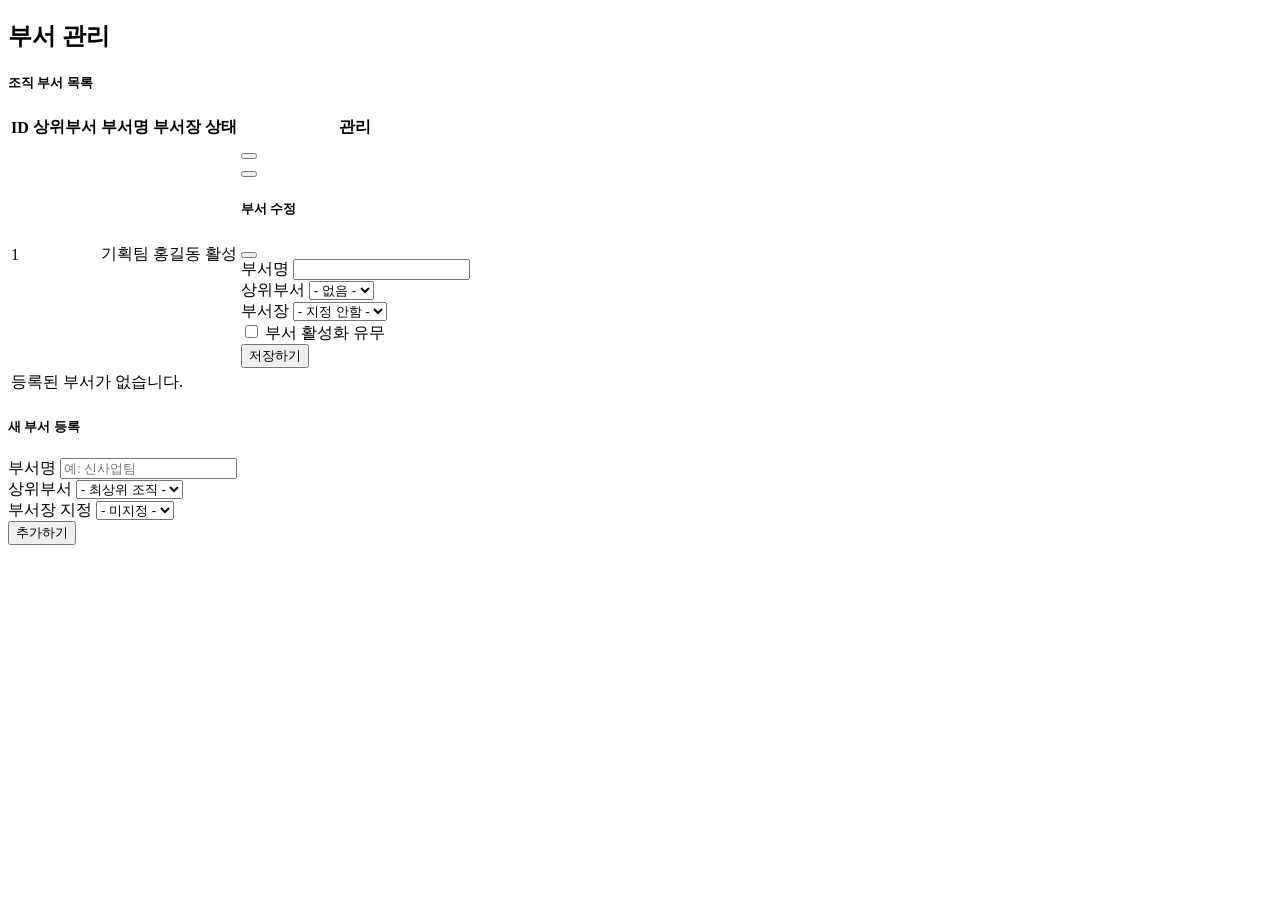
<file: src/main/resources/templates/admin/departments.html>
<!DOCTYPE html>
<html lang="ko" xmlns:th="http://www.thymeleaf.org">
<head>
    <th:block th:replace="~{layout/base :: head('부서 관리 - 사원 평가 시스템')}"></th:block>
</head>
<body class="bg-light">
    
    <div class="d-flex wrapper">
        <th:block th:replace="~{fragments/sidebar :: sidebar}"></th:block>

        <div class="main-content flex-grow-1">
            <th:block th:replace="~{fragments/header :: header}"></th:block>
            
            <main class="content-area p-4">
                <div class="d-flex justify-content-between align-items-center mb-4">
                    <h2 class="fw-bold mb-0">부서 관리</h2>
                </div>

                <div class="row g-4">
                    <!-- Dept List -->
                    <div class="col-md-9">
                        <div class="card p-4 shadow-sm border-0">
                            <h5 class="fw-bold mb-3"><i class="bi bi-list-ul me-2"></i>조직 부서 목록</h5>
                            <div class="table-responsive">
                                <table class="table table-hover align-middle">
                                    <thead class="table-light">
                                        <tr>
                                            <th>ID</th>
                                            <th>상위부서</th>
                                            <th>부서명</th>
                                            <th>부서장</th>
                                            <th>상태</th>
                                            <th class="text-end">관리</th>
                                        </tr>
                                    </thead>
                                    <tbody>
                                        <tr th:each="dept : ${departments}">
                                            <td th:text="${dept.id}">1</td>
                                            <td class="text-muted" th:text="${dept.parentName}"></td>
                                            <td class="fw-bold text-dark" th:text="${dept.name}">기획팀</td>
                                            <td th:text="${dept.headName}">홍길동</td>
                                            <td>
                                                <span class="badge rounded-pill" th:classappend="${dept.isActive} ? 'bg-success' : 'bg-secondary'" th:text="${dept.isActive} ? '활성' : '비활성'">활성</span>
                                            </td>
                                            <td class="text-end">
                                                <button type="button" class="btn btn-sm btn-outline-primary shadow-sm" data-bs-toggle="modal" th:data-bs-target="'#editDeptModal' + ${dept.id}"><i class="bi bi-pencil"></i></button>
                                                <form th:action="@{/admin/departments/delete}" method="post" class="d-inline">
                                                    <input type="hidden" name="id" th:value="${dept.id}"/>
                                                    <button class="btn btn-sm btn-outline-danger shadow-sm"><i class="bi bi-trash"></i></button>
                                                </form>

                                                <!-- Edit Modal -->
                                                <div class="modal fade text-start" th:id="'editDeptModal' + ${dept.id}" tabindex="-1" aria-hidden="true">
                                                    <div class="modal-dialog">
                                                        <div class="modal-content border-0 shadow">
                                                            <div class="modal-header border-0 pb-0">
                                                                <h5 class="modal-title fw-bold">부서 수정</h5>
                                                                <button type="button" class="btn-close" data-bs-dismiss="modal" aria-label="Close"></button>
                                                            </div>
                                                            <form th:action="@{/admin/departments/update}" method="post">
                                                                <div class="modal-body">
                                                                    <input type="hidden" name="id" th:value="${dept.id}">
                                                                    <div class="mb-3">
                                                                        <label class="form-label text-muted fw-semibold">부서명</label>
                                                                        <input type="text" name="name" class="form-control" th:value="${dept.name}" required>
                                                                    </div>
                                                                    <div class="mb-3">
                                                                        <label class="form-label text-muted fw-semibold">상위부서</label>
                                                                        <select name="parentId" class="form-select">
                                                                            <option value="">- 없음 -</option>
                                                                            <option th:each="pDept : ${departments}" th:if="${pDept.id != dept.id}" th:value="${pDept.id}" th:text="${pDept.name}" th:selected="${dept.parentId == pDept.id}"></option>
                                                                        </select>
                                                                    </div>
                                                                    <div class="mb-3">
                                                                        <label class="form-label text-muted fw-semibold">부서장</label>
                                                                        <select name="headId" class="form-select">
                                                                            <option value="">- 지정 안함 -</option>
                                                                            <option th:each="emp : ${employees}" th:value="${emp.id}" th:text="|${emp.name} (${emp.position})|" th:selected="${dept.headId == emp.id}"></option>
                                                                        </select>
                                                                    </div>
                                                                    <div class="form-check form-switch mb-3">
                                                                        <input class="form-check-input" type="checkbox" name="isActive" value="true" th:id="'flexSwitch' + ${dept.id}" th:checked="${dept.isActive}">
                                                                        <label class="form-check-label" th:for="'flexSwitch' + ${dept.id}">부서 활성화 유무</label>
                                                                    </div>
                                                                </div>
                                                                <div class="modal-footer border-0 p-3 pt-0">
                                                                    <button type="submit" class="btn btn-primary w-100 shadow-sm fw-bold">저장하기</button>
                                                                </div>
                                                            </form>
                                                        </div>
                                                    </div>
                                                </div>

                                            </td>
                                        </tr>
                                        <tr th:if="${#lists.isEmpty(departments)}">
                                            <td colspan="6" class="text-center text-muted py-4">등록된 부서가 없습니다.</td>
                                        </tr>
                                    </tbody>
                                </table>
                            </div>
                        </div>
                    </div>

                    <!-- Add Dept -->
                    <div class="col-md-3">
                        <div class="card p-4 shadow-sm border-0 border-top border-primary border-4 sticky-top" style="top: 2rem;">
                            <h5 class="fw-bold mb-3"><i class="bi bi-plus-circle me-2"></i>새 부서 등록</h5>
                            <form th:action="@{/admin/departments/add}" method="post">
                                <div class="mb-3">
                                    <label class="form-label text-muted fw-semibold mb-1">부서명</label>
                                    <input type="text" name="name" class="form-control form-control-sm" required placeholder="예: 신사업팀">
                                </div>
                                <div class="mb-3">
                                    <label class="form-label text-muted fw-semibold mb-1">상위부서</label>
                                    <select name="parentId" class="form-select form-select-sm">
                                        <option value="">- 최상위 조직 -</option>
                                        <option th:each="pDept : ${departments}" th:value="${pDept.id}" th:text="${pDept.name}"></option>
                                    </select>
                                </div>
                                <div class="mb-4">
                                    <label class="form-label text-muted fw-semibold mb-1">부서장 지정</label>
                                    <select name="headId" class="form-select form-select-sm">
                                        <option value="">- 미지정 -</option>
                                        <option th:each="emp : ${employees}" th:value="${emp.id}" th:text="|${emp.name} (${emp.position})|"></option>
                                    </select>
                                </div>
                                <button type="submit" class="btn btn-primary btn-sm w-100 shadow-sm fw-bold">추가하기</button>
                            </form>
                        </div>
                    </div>
                </div>
            </main>
        </div>
    </div>

    <th:block th:replace="~{layout/base :: scripts}"></th:block>
</body>
</html>
</file>
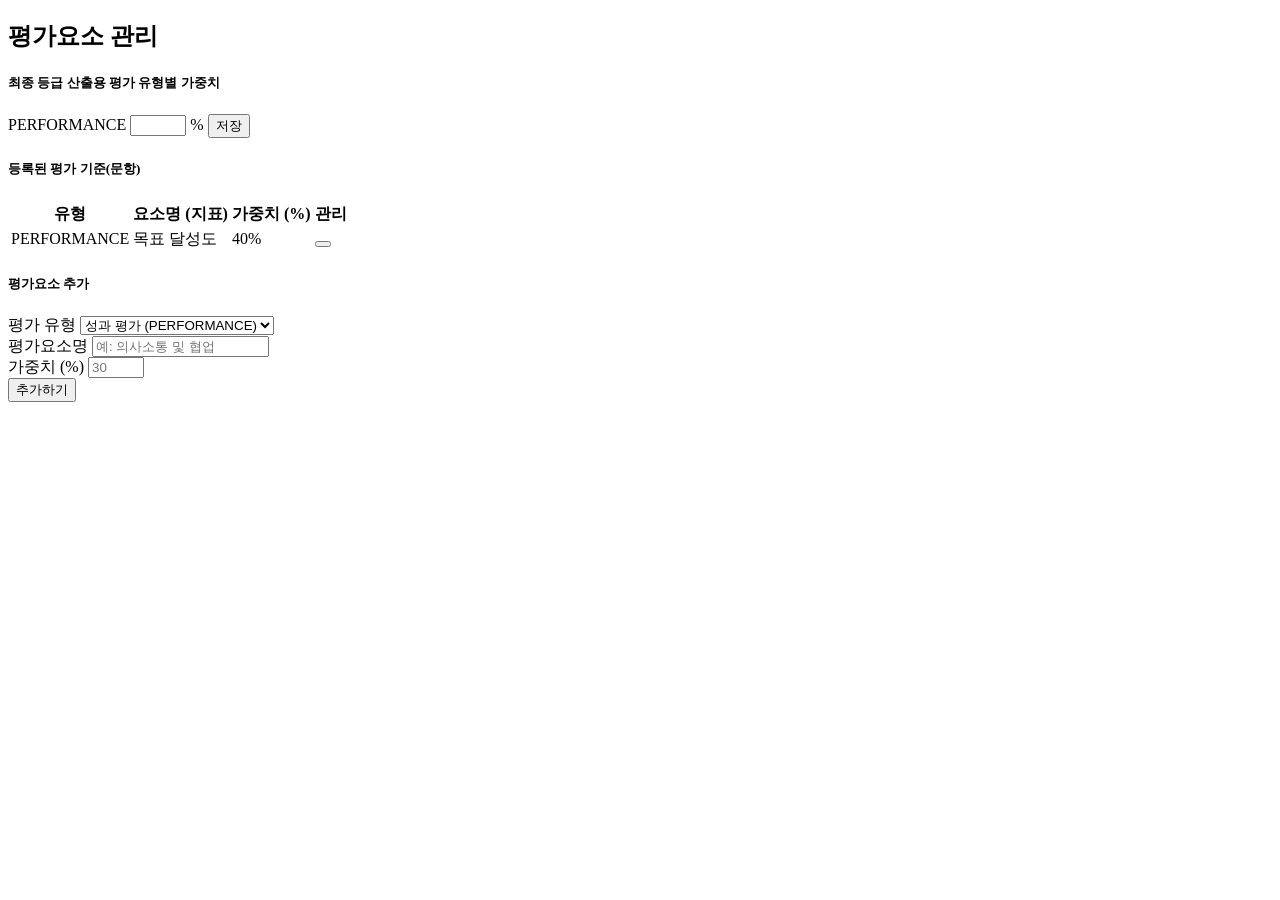
<file: src/main/resources/templates/admin/elements.html>
<!DOCTYPE html>
<html lang="ko" xmlns:th="http://www.thymeleaf.org">
<head>
    <th:block th:replace="~{layout/base :: head('평가요소 관리 - 사원 평가 시스템')}"></th:block>
</head>
<body class="bg-light">
    
    <div class="d-flex wrapper">
        <th:block th:replace="~{fragments/sidebar :: sidebar}"></th:block>

        <div class="main-content flex-grow-1">
            <th:block th:replace="~{fragments/header :: header}"></th:block>
            
            <main class="content-area p-4">
                <div class="d-flex justify-content-between align-items-center mb-4">
                    <h2 class="fw-bold mb-0">평가요소 관리</h2>
                </div>

                <div class="row g-4 mb-4">
                    <div class="col-12">
                        <div class="card p-4 shadow-sm border-0 border-top border-warning border-4">
                            <h5 class="fw-bold mb-3"><i class="bi bi-percent me-2"></i>최종 등급 산출용 평가 유형별 가중치</h5>
                            <div class="row g-3">
                                <div class="col-md-3" th:each="tw : ${weights}">
                                    <form th:action="@{/admin/elements/weight/update}" method="post" class="d-flex align-items-center">
                                        <input type="hidden" name="evalType" th:value="${tw.evalType}">
                                        <div class="input-group input-group-sm shadow-sm">
                                            <span class="input-group-text fw-bold text-dark" style="width: 120px;" th:text="${tw.evalType}">PERFORMANCE</span>
                                            <input type="number" name="weight" class="form-control text-center" th:value="${tw.weight}" min="0" max="100" required>
                                            <span class="input-group-text">%</span>
                                            <button class="btn btn-outline-primary fw-bold" type="submit">저장</button>
                                        </div>
                                    </form>
                                </div>
                            </div>
                        </div>
                    </div>
                </div>

                <div class="row g-4">
                    <!-- Elements List -->
                    <div class="col-md-8">
                        <div class="card p-4 shadow-sm border-0">
                            <h5 class="fw-bold mb-3"><i class="bi bi-list-check me-2"></i>등록된 평가 기준(문항)</h5>
                            <div class="table-responsive">
                                <table class="table table-hover align-middle">
                                    <thead class="table-light">
                                        <tr>
                                            <th>유형</th>
                                            <th>요소명 (지표)</th>
                                            <th>가중치 (%)</th>
                                            <th class="text-end">관리</th>
                                        </tr>
                                    </thead>
                                    <tbody>
                                        <tr th:each="el : ${elements}">
                                            <td>
                                                <span class="badge" th:classappend="${el.evalType == 'PERFORMANCE'} ? 'bg-primary' : (${el.evalType == 'COMPETENCY'} ? 'bg-success' : 'bg-warning')" th:text="${el.evalType}">PERFORMANCE</span>
                                            </td>
                                            <td class="fw-bold text-dark" th:text="${el.name}">목표 달성도</td>
                                            <td th:text="${el.weight + '%'}">40%</td>
                                            <td class="text-end">
                                                <form th:action="@{/admin/elements/delete}" method="post" class="d-inline">
                                                    <input type="hidden" name="id" th:value="${el.id}"/>
                                                    <button class="btn btn-sm btn-outline-danger shadow-sm"><i class="bi bi-trash"></i></button>
                                                </form>
                                            </td>
                                        </tr>
                                    </tbody>
                                </table>
                            </div>
                        </div>
                    </div>

                    <!-- Add Element -->
                    <div class="col-md-4">
                        <div class="card p-4 shadow-sm border-0 border-top border-primary border-4">
                            <h5 class="fw-bold mb-3"><i class="bi bi-plus-circle me-2"></i>평가요소 추가</h5>
                            <form th:action="@{/admin/elements/add}" method="post">
                                <div class="mb-3">
                                    <label class="form-label text-muted fw-semibold">평가 유형</label>
                                    <select name="evalType" class="form-select" required>
                                        <option value="PERFORMANCE">성과 평가 (PERFORMANCE)</option>
                                        <option value="COMPETENCY">역량 평가 (COMPETENCY)</option>
                                        <option value="PEER">다면 평가 (PEER)</option>
                                        <option value="INTERVIEW">면담 평가 (INTERVIEW)</option>
                                    </select>
                                </div>
                                <div class="mb-3">
                                    <label class="form-label text-muted fw-semibold">평가요소명</label>
                                    <input type="text" name="name" class="form-control" required placeholder="예: 의사소통 및 협업">
                                </div>
                                <div class="mb-3">
                                    <label class="form-label text-muted fw-semibold">가중치 (%)</label>
                                    <input type="number" name="weight" class="form-control" min="1" max="100" required placeholder="30">
                                </div>
                                <button type="submit" class="btn btn-primary w-100 shadow-sm fw-bold">추가하기</button>
                            </form>
                        </div>
                    </div>
                </div>
            </main>
        </div>
    </div>

    <th:block th:replace="~{layout/base :: scripts}"></th:block>
</body>
</html>
</file>
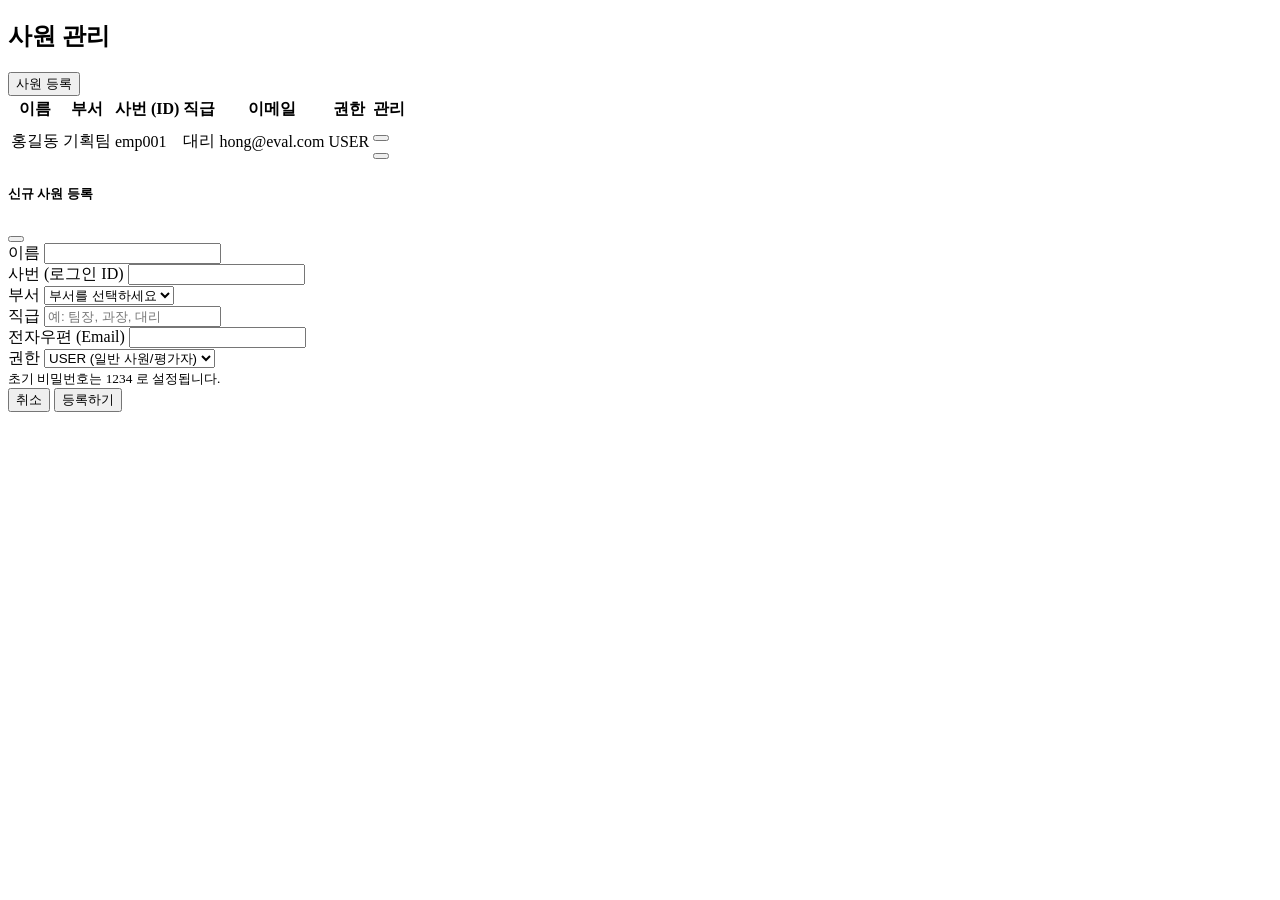
<file: src/main/resources/templates/admin/employees.html>
<!DOCTYPE html>
<html lang="ko" xmlns:th="http://www.thymeleaf.org">
<head>
    <th:block th:replace="~{layout/base :: head('사원 관리 - 사원 평가 시스템')}"></th:block>
</head>
<body class="bg-light">
    
    <div class="d-flex wrapper">
        <th:block th:replace="~{fragments/sidebar :: sidebar}"></th:block>

        <div class="main-content flex-grow-1">
            <th:block th:replace="~{fragments/header :: header}"></th:block>
            
            <main class="content-area p-4">
                <div class="d-flex justify-content-between align-items-center mb-4">
                    <h2 class="fw-bold mb-0">사원 관리</h2>
                    <button class="btn btn-primary rounded-pill shadow-sm px-4" data-bs-toggle="modal" data-bs-target="#addEmployeeModal"><i class="bi bi-person-plus me-1"></i> 사원 등록</button>
                </div>

                <div class="card p-0 shadow-sm border-0 overflow-hidden">
                    <div class="table-responsive">
                        <table class="table table-hover align-middle mb-0">
                            <thead class="table-light">
                                <tr>
                                    <th class="ps-4">이름</th>
                                    <th>부서</th>
                                    <th>사번 (ID)</th>
                                    <th>직급</th>
                                    <th>이메일</th>
                                    <th>권한</th>
                                    <th class="text-end pe-4">관리</th>
                                </tr>
                            </thead>
                            <tbody>
                                <tr th:each="emp : ${employees}">
                                    <td class="ps-4 fw-bold text-dark" th:text="${emp.name}">홍길동</td>
                                    <td><span class="badge bg-secondary" th:text="${emp.departmentName}">기획팀</span></td>
                                    <td th:text="${emp.loginId}">emp001</td>
                                    <td th:text="${emp.position}">대리</td>
                                    <td th:text="${emp.email}">hong@eval.com</td>
                                    <td>
                                        <span class="badge" th:classappend="${emp.role == 'ADMIN'} ? 'bg-danger' : 'bg-primary'" th:text="${emp.role}">USER</span>
                                    </td>
                                    <td class="text-end pe-4">
                                        <form th:action="@{/admin/employees/reset}" method="post" class="d-inline">
                                            <input type="hidden" name="id" th:value="${emp.id}"/>
                                            <button type="submit" class="btn btn-sm btn-outline-secondary shadow-sm me-1" title="비밀번호 초기화 및 잠금 해제"><i class="bi bi-unlock"></i></button>
                                        </form>
                                        <form th:action="@{/admin/employees/delete}" method="post" class="d-inline">
                                            <input type="hidden" name="id" th:value="${emp.id}"/>
                                            <button type="submit" class="btn btn-sm btn-outline-danger shadow-sm" title="사원 삭제" onclick="return confirm('사원을 삭제하시겠습니까?');"><i class="bi bi-trash"></i></button>
                                        </form>
                                    </td>
                                </tr>
                            </tbody>
                        </table>
                    </div>
                </div>
            </main>
        </div>
    </div>

    <!-- Add Employee Modal -->
    <div class="modal fade" id="addEmployeeModal" tabindex="-1">
        <div class="modal-dialog modal-dialog-centered">
            <div class="modal-content border-0 shadow">
                <div class="modal-header bg-light">
                    <h5 class="modal-title fw-bold">신규 사원 등록</h5>
                    <button type="button" class="btn-close" data-bs-dismiss="modal"></button>
                </div>
                <form th:action="@{/admin/employees/add}" method="post">
                    <div class="modal-body">
                        <div class="mb-3">
                            <label class="form-label text-muted fw-semibold">이름</label>
                            <input type="text" name="name" class="form-control" required>
                        </div>
                        <div class="mb-3">
                            <label class="form-label text-muted fw-semibold">사번 (로그인 ID)</label>
                            <input type="text" name="loginId" class="form-control" required>
                        </div>
                        <div class="mb-3">
                            <label class="form-label text-muted fw-semibold">부서</label>
                            <select name="departmentId" class="form-select" required>
                                <option value="">부서를 선택하세요</option>
                                <option th:each="dept : ${departments}" th:value="${dept.id}" th:text="${dept.name}"></option>
                            </select>
                        </div>
                        <div class="mb-3">
                            <label class="form-label text-muted fw-semibold">직급</label>
                            <input type="text" name="position" class="form-control" placeholder="예: 팀장, 과장, 대리" required>
                        </div>
                        <div class="mb-3">
                            <label class="form-label text-muted fw-semibold">전자우편 (Email)</label>
                            <input type="email" name="email" class="form-control" required>
                        </div>
                        <div class="mb-3">
                            <label class="form-label text-muted fw-semibold">권한</label>
                            <select name="role" class="form-select">
                                <option value="USER">USER (일반 사원/평가자)</option>
                                <option value="ADMIN">ADMIN (관리자)</option>
                            </select>
                        </div>
                        <small class="text-muted"><i class="bi bi-info-circle"></i> 초기 비밀번호는 1234 로 설정됩니다.</small>
                    </div>
                    <div class="modal-footer border-0">
                        <button type="button" class="btn btn-light" data-bs-dismiss="modal">취소</button>
                        <button type="submit" class="btn btn-primary fw-bold shadow-sm px-4">등록하기</button>
                    </div>
                </form>
            </div>
        </div>
    </div>

    <th:block th:replace="~{layout/base :: scripts}"></th:block>
</body>
</html>
</file>
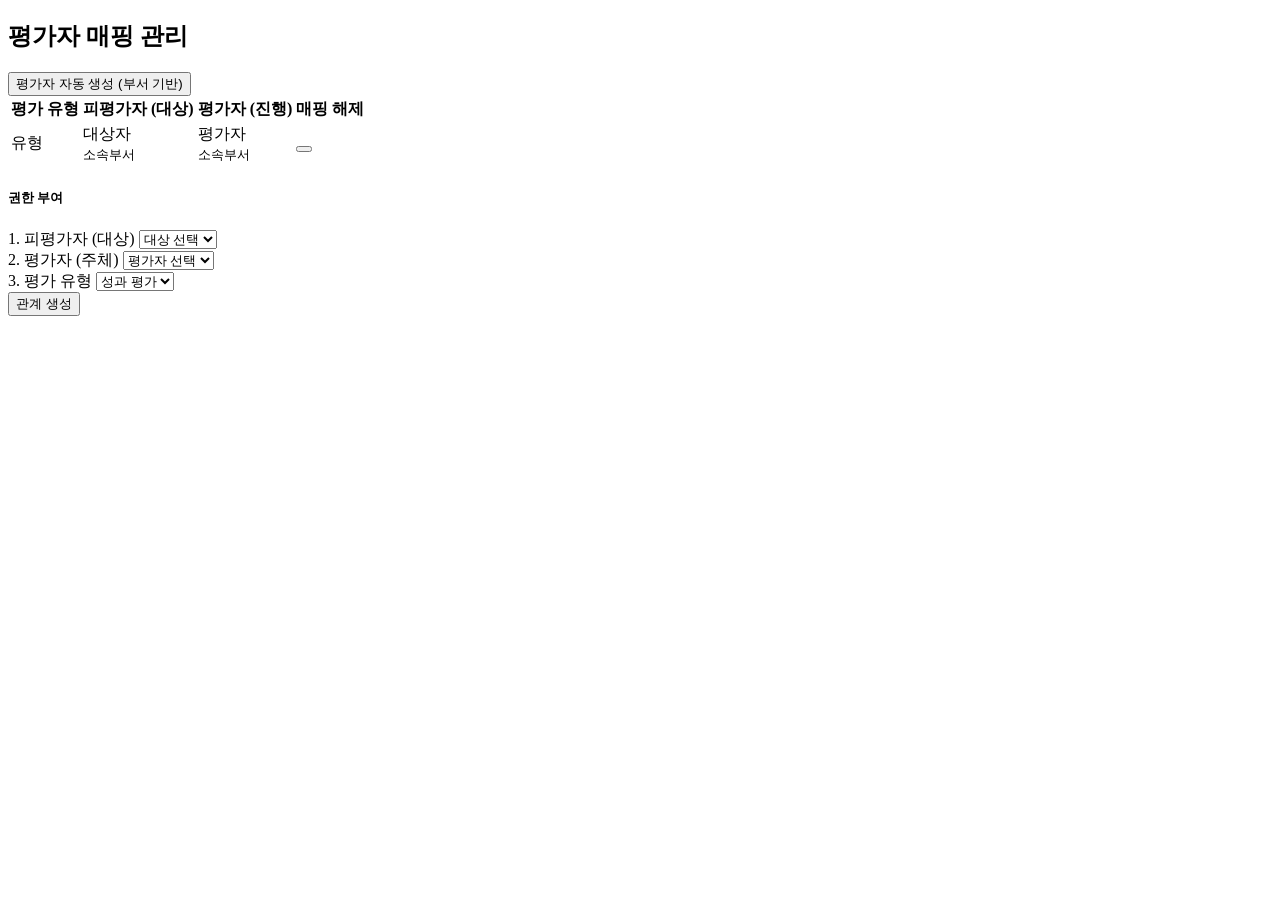
<file: src/main/resources/templates/admin/evaluators.html>
<!DOCTYPE html>
<html lang="ko" xmlns:th="http://www.thymeleaf.org">
<head>
    <th:block th:replace="~{layout/base :: head('평가자 매핑 - 사원 평가 시스템')}"></th:block>
</head>
<body class="bg-light">
    
    <div class="d-flex wrapper">
        <th:block th:replace="~{fragments/sidebar :: sidebar}"></th:block>

        <div class="main-content flex-grow-1">
            <th:block th:replace="~{fragments/header :: header}"></th:block>
            
            <main class="content-area p-4">
                <div class="d-flex justify-content-between align-items-center mb-4">
                    <h2 class="fw-bold mb-0">평가자 매핑 관리</h2>
                    <form th:action="@{/admin/evaluators/auto-generate}" method="post">
                        <button type="submit" class="btn btn-warning shadow-sm fw-bold">
                            평가자 자동 생성 (부서 기반)
                        </button>
                    </form>
                </div>

                <div class="row g-4">
                    <!-- Mapping List -->
                    <div class="col-md-9">
                        <div class="card p-0 shadow-sm border-0 overflow-hidden">
                            <div class="table-responsive">
                                <table class="table table-hover align-middle mb-0">
                                    <thead class="table-light">
                                        <tr>
                                            <th class="ps-4">평가 유형</th>
                                            <th>피평가자 (대상)</th>
                                            <th>평가자 (진행)</th>
                                            <th class="text-end pe-4">매핑 해제</th>
                                        </tr>
                                    </thead>
                                    <tbody>
                                        <tr th:each="m : ${mappings}">
                                            <td class="ps-4">
                                                <span class="badge bg-secondary" th:text="${m.evalType}">유형</span>
                                            </td>
                                            <td>
                                                <div class="fw-bold" th:text="${m.evaluateeName}">대상자</div>
                                                <small class="text-muted" th:text="${m.evaluateeDeptName}">소속부서</small>
                                            </td>
                                            <td>
                                                <div class="fw-bold text-primary" th:text="${m.evaluatorName}">평가자</div>
                                                <small class="text-muted" th:text="${m.evaluatorDeptName}">소속부서</small>
                                            </td>
                                            <td class="text-end pe-4">
                                                <form th:action="@{/admin/evaluators/delete}" method="post" class="d-inline">
                                                    <input type="hidden" name="id" th:value="${m.id}"/>
                                                    <button class="btn btn-sm btn-outline-danger shadow-sm"><i class="bi bi-person-x"></i></button>
                                                </form>
                                            </td>
                                        </tr>
                                    </tbody>
                                </table>
                            </div>
                        </div>
                    </div>

                    <!-- Add Mapping -->
                    <div class="col-md-3">
                        <div class="card p-4 shadow-sm border-0 border-top border-primary border-4">
                            <h5 class="fw-bold mb-4"><i class="bi bi-link-45deg me-2"></i>권한 부여</h5>
                            <form th:action="@{/admin/evaluators/add}" method="post">
                                <div class="mb-3">
                                    <label class="form-label text-muted fw-semibold">1. 피평가자 (대상)</label>
                                    <select name="evaluateeId" class="form-select" required>
                                        <option value="">대상 선택</option>
                                        <option th:each="emp : ${employees}" th:value="${emp.id}" th:text="|${emp.name} (${emp.departmentName})|"></option>
                                    </select>
                                </div>
                                <div class="mb-3">
                                    <label class="form-label text-muted fw-semibold">2. 평가자 (주체)</label>
                                    <select name="evaluatorId" class="form-select" required>
                                        <option value="">평가자 선택</option>
                                        <option th:each="emp : ${employees}" th:value="${emp.id}" th:text="|${emp.name} (${emp.departmentName})|"></option>
                                    </select>
                                </div>
                                <div class="mb-4">
                                    <label class="form-label text-muted fw-semibold">3. 평가 유형</label>
                                    <select name="evalType" class="form-select" required>
                                        <option value="PERFORMANCE">성과 평가</option>
                                        <option value="COMPETENCY">역량 평가</option>
                                        <option value="PEER">다면 평가</option>
                                        <option value="INTERVIEW">면담 평가</option>
                                    </select>
                                </div>
                                <button type="submit" class="btn btn-primary w-100 shadow-sm fw-bold">관계 생성</button>
                            </form>
                        </div>
                    </div>
                </div>
            </main>
        </div>
    </div>

    <th:block th:replace="~{layout/base :: scripts}"></th:block>
</body>
</html>
</file>
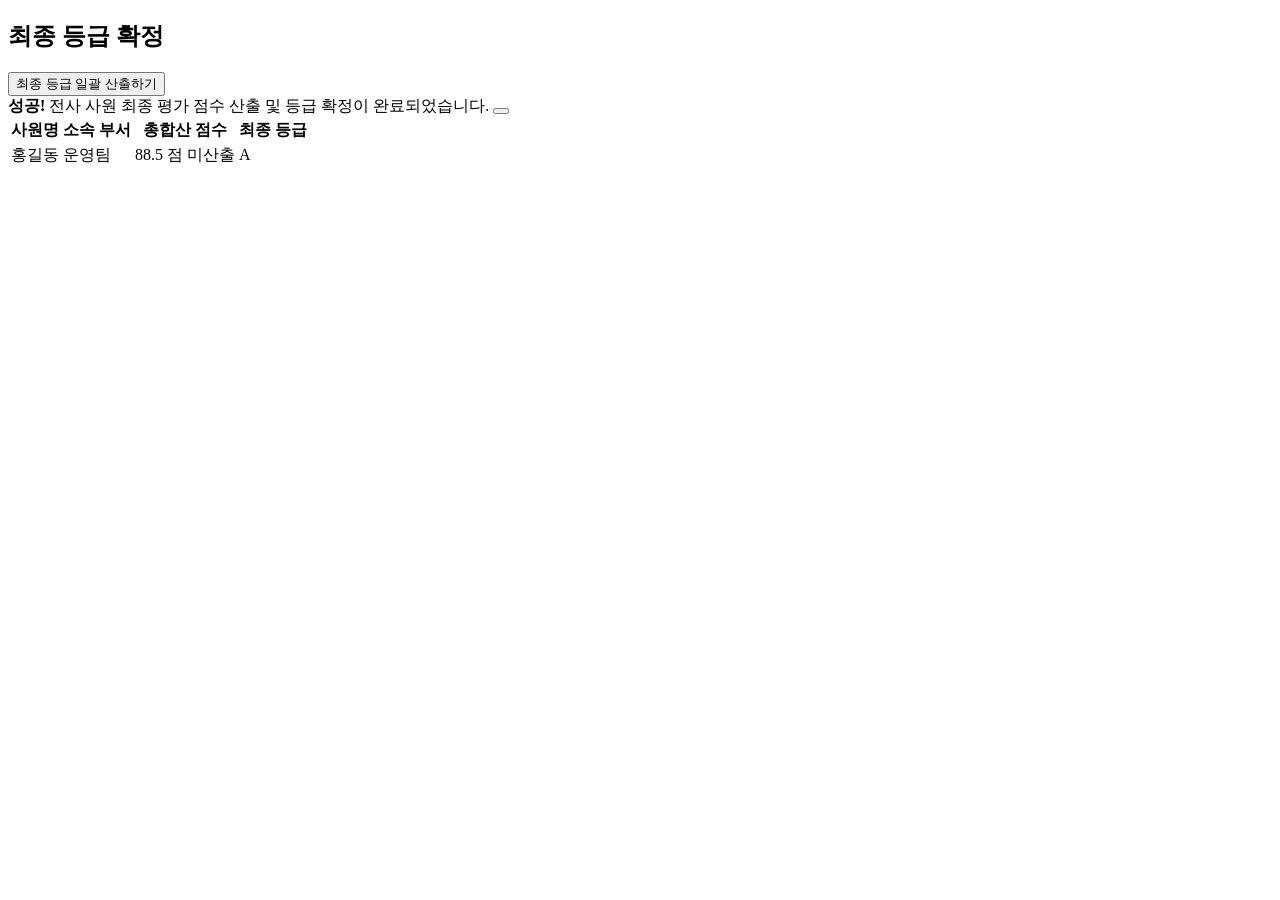
<file: src/main/resources/templates/admin/grades.html>
<!DOCTYPE html>
<html lang="ko" xmlns:th="http://www.thymeleaf.org">
<head>
    <th:block th:replace="~{layout/base :: head('최종 등급 확정 - 사원 평가 시스템')}"></th:block>
</head>
<body class="bg-light">
    
    <div class="d-flex wrapper">
        <th:block th:replace="~{fragments/sidebar :: sidebar}"></th:block>

        <div class="main-content flex-grow-1">
            <th:block th:replace="~{fragments/header :: header}"></th:block>
            
            <main class="content-area p-4">
                <div class="d-flex justify-content-between align-items-center mb-4">
                    <h2 class="fw-bold mb-0">최종 등급 확정</h2>
                    <form th:action="@{/admin/grades/calculate}" method="post">
                        <button type="submit" class="btn btn-primary rounded-pill px-4 shadow-sm">
                            <i class="bi bi-calculator me-2"></i>최종 등급 일괄 산출하기
                        </button>
                    </form>
                </div>

                <div th:if="${param.success}" class="alert alert-success alert-dismissible fade show shadow-sm" role="alert">
                    <strong>성공!</strong> 전사 사원 최종 평가 점수 산출 및 등급 확정이 완료되었습니다.
                    <button type="button" class="btn-close" data-bs-dismiss="alert" aria-label="Close"></button>
                </div>

                <div class="card p-0 shadow-sm border-0 bg-white">
                    <div class="table-responsive">
                        <table class="table table-hover align-middle mb-0">
                            <thead class="table-light">
                                <tr>
                                    <th class="ps-4">사원명</th>
                                    <th>소속 부서</th>
                                    <th>총합산 점수</th>
                                    <th class="pe-4 text-center">최종 등급</th>
                                </tr>
                            </thead>
                            <tbody>
                                <tr th:each="emp : ${employees}">
                                    <td class="ps-4 fw-bold text-dark" th:text="${emp.name}">홍길동</td>
                                    <td><span class="badge bg-secondary" th:text="${emp.departmentName}">운영팀</span></td>
                                    <td>
                                        <span class="fw-semibold text-primary" th:if="${emp.totalScore != null}" th:text="${emp.totalScore} + ' 점'">88.5 점</span>
                                        <span class="text-muted" th:if="${emp.totalScore == null}">미산출</span>
                                    </td>
                                    <td class="pe-4 text-center">
                                        <span class="badge rounded-pill fs-6" 
                                              th:classappend="${emp.finalGrade == 'S' ? 'bg-success' : (emp.finalGrade == 'A' ? 'bg-primary' : (emp.finalGrade == 'B' ? 'bg-info' : (emp.finalGrade == 'C' ? 'bg-warning' : (emp.finalGrade == 'D' ? 'bg-danger' : 'bg-light text-dark'))))}"
                                              th:text="${emp.finalGrade != null ? emp.finalGrade : '-'}">
                                            A
                                        </span>
                                    </td>
                                </tr>
                            </tbody>
                        </table>
                    </div>
                </div>
            </main>
        </div>
    </div>

    <th:block th:replace="~{layout/base :: scripts}"></th:block>
</body>
</html>
</file>
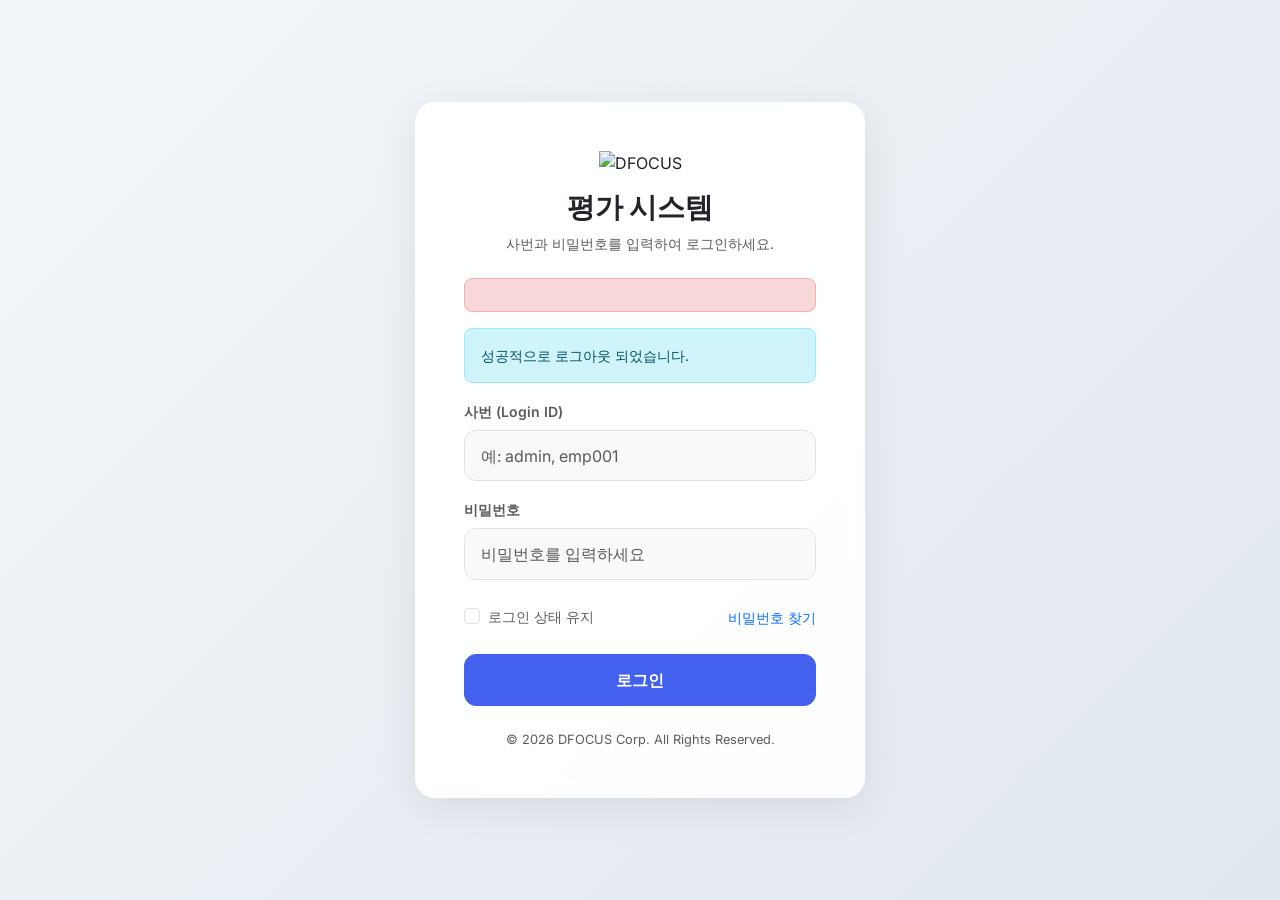
<file: src/main/resources/templates/auth/login.html>
<!DOCTYPE html>
<html lang="ko" xmlns:th="http://www.thymeleaf.org">
<head>
    <meta charset="UTF-8">
    <meta name="viewport" content="width=device-width, initial-scale=1.0">
    <title>로그인 - 사원 평가 시스템</title>
    <link href="https://fonts.googleapis.com/css2?family=Inter:wght@300;400;500;600;700&display=swap" rel="stylesheet">
    <link href="https://cdn.jsdelivr.net/npm/bootstrap@5.3.2/dist/css/bootstrap.min.css" rel="stylesheet">
    <link href="https://cdn.jsdelivr.net/npm/bootstrap-icons@1.11.1/font/bootstrap-icons.css" rel="stylesheet">
    <style>
        body {
            font-family: 'Inter', sans-serif;
            background: linear-gradient(135deg, #f3f6f9 0%, #e2e8f0 100%);
            height: 100vh;
            display: flex;
            align-items: center;
            justify-content: center;
        }
        .login-card {
            background: rgba(255, 255, 255, 0.95);
            backdrop-filter: blur(10px);
            border-radius: 20px;
            box-shadow: 0 10px 40px rgba(0,0,0,0.08);
            border: 1px solid rgba(255, 255, 255, 0.5);
            padding: 3rem;
            width: 100%;
            max-width: 450px;
        }
        .form-control {
            border-radius: 12px;
            padding: 0.8rem 1rem;
            background-color: #f8f9fa;
        }
        .form-control:focus {
            background-color: #fff;
            box-shadow: 0 0 0 0.25rem rgba(67, 97, 238, 0.15);
            border-color: #4361ee;
        }
        .btn-primary {
            background-color: #4361ee;
            border-color: #4361ee;
            border-radius: 12px;
            padding: 0.8rem;
            font-weight: 600;
            transition: all 0.2s;
        }
        .btn-primary:hover {
            transform: translateY(-2px);
            box-shadow: 0 5px 15px rgba(67, 97, 238, 0.3);
        }
    </style>
</head>
<body>

    <div class="login-card">
        <div class="text-center mb-4">
            <img th:src="@{/images/dfocus-logo.png}" alt="DFOCUS" style="height: 48px; object-fit: contain; margin-bottom: 0.5rem;">
            <h3 class="fw-bold mt-2">평가 시스템</h3>
            <p class="text-muted small">사번과 비밀번호를 입력하여 로그인하세요.</p>
        </div>

        <div th:if="${param.error}" class="alert alert-danger rounded-3 small text-center" th:text="${param.exception != null ? param.exception : '아이디 또는 비밀번호가 일치하지 않습니다.'}">
        </div>
        <div th:if="${param.logout}" class="alert alert-info rounded-3 small">
            성공적으로 로그아웃 되었습니다.
        </div>

        <form th:action="@{/login}" method="post">
            <div class="mb-3">
                <label class="form-label text-muted fw-semibold small">사번 (Login ID)</label>
                <input type="text" name="username" class="form-control" required placeholder="예: admin, emp001">
            </div>
            <div class="mb-4">
                <label class="form-label text-muted fw-semibold small">비밀번호</label>
                <input type="password" name="password" class="form-control" required placeholder="비밀번호를 입력하세요">
            </div>
            
            <div class="d-flex justify-content-between align-items-center mb-4">
                <div class="form-check">
                    <input class="form-check-input" type="checkbox" name="remember-me" id="rememberMe">
                    <label class="form-check-label text-muted small" for="rememberMe">
                        로그인 상태 유지
                    </label>
                </div>
                <a href="#" data-bs-toggle="modal" data-bs-target="#resetPasswordModal" class="text-decoration-none small text-primary fw-medium">비밀번호 찾기</a>
            </div>
            
            <button type="submit" class="btn btn-primary w-100">로그인</button>
        </form>

        <div class="text-center mt-4 text-muted" style="font-size: 0.8rem;">
            &copy; 2026 DFOCUS Corp. All Rights Reserved.
        </div>
    </div>

    <!-- Password Reset Modal -->
    <div class="modal fade" id="resetPasswordModal" tabindex="-1" aria-labelledby="resetPasswordModalLabel" aria-hidden="true">
      <div class="modal-dialog modal-dialog-centered">
        <div class="modal-content border-0 shadow-lg rounded-4">
          <div class="modal-header border-0 pb-0">
            <h5 class="modal-title fw-bold" id="resetPasswordModalLabel">비밀번호 찾기</h5>
            <button type="button" class="btn-close" data-bs-dismiss="modal" aria-label="Close"></button>
          </div>
          <div class="modal-body text-center py-4">
            <i class="bi bi-shield-lock text-primary mb-3" style="font-size: 3rem;"></i>
            <p class="mb-1 fw-medium text-dark">비밀번호가 기억나지 않으시나요?</p>
            <p class="text-muted small mb-0">비밀번호 초기화 및 계정 잠금 해제는<br>인사팀(<a href="mailto:admin@dfocus.com" class="text-decoration-none">admin@dfocus.com</a>)으로 문의 바랍니다.</p>
          </div>
          <div class="modal-footer border-0 pt-0 justify-content-center">
            <button type="button" class="btn btn-light rounded-3 px-4" data-bs-dismiss="modal">확인</button>
          </div>
        </div>
      </div>
    </div>

    <!-- Bootstrap Bundle with Popper -->
    <script src="https://cdn.jsdelivr.net/npm/bootstrap@5.3.2/dist/js/bootstrap.bundle.min.js"></script>
</body>
</html>
</file>
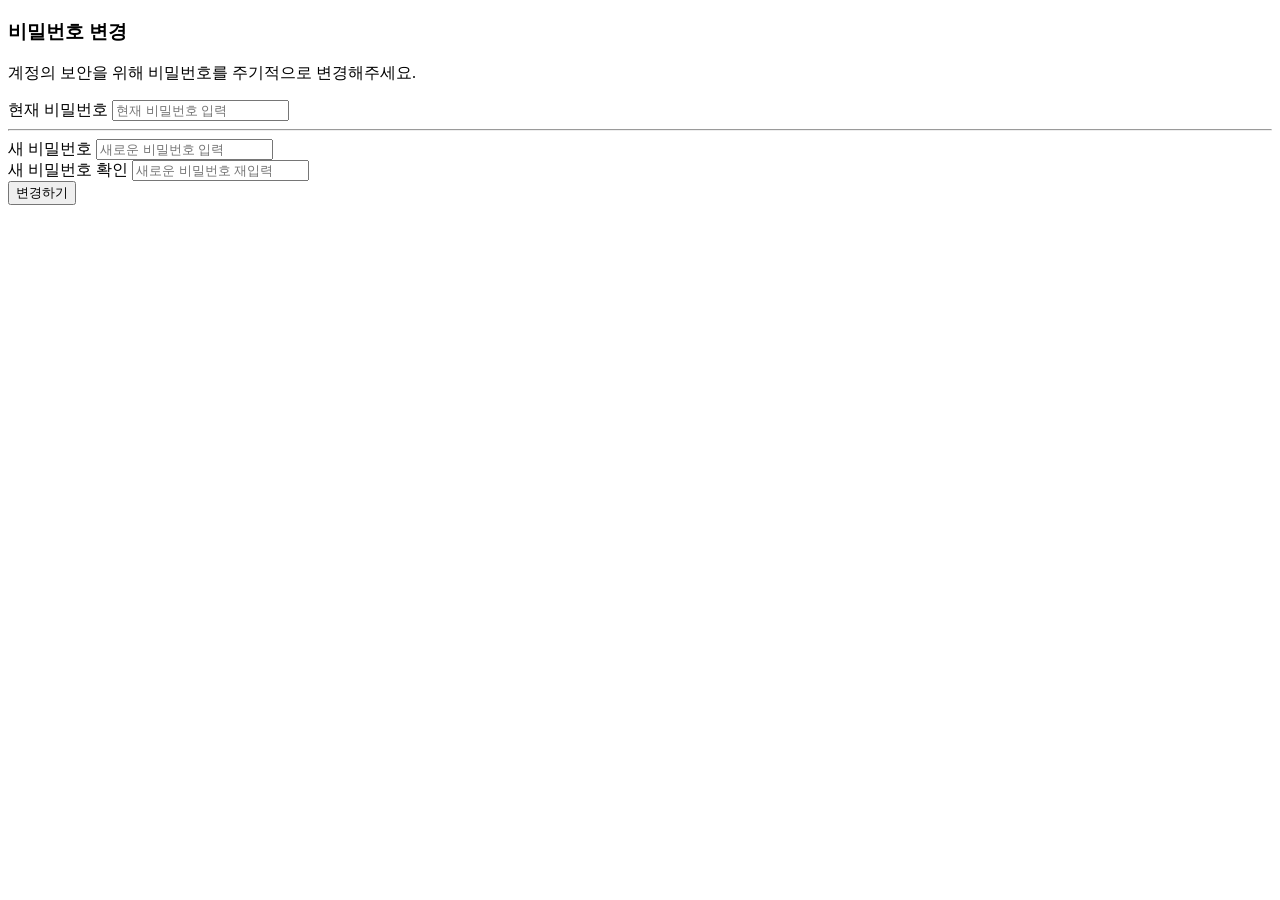
<file: src/main/resources/templates/auth/password.html>
<!DOCTYPE html>
<html lang="ko" xmlns:th="http://www.thymeleaf.org">
<head>
    <th:block th:replace="~{layout/base :: head('비밀번호 변경 - DFOCUS 평가 시스템')}"></th:block>
</head>
<body class="bg-light">
    
    <div class="d-flex wrapper">
        <th:block th:replace="~{fragments/sidebar :: sidebar}"></th:block>

        <div class="main-content flex-grow-1">
            <th:block th:replace="~{fragments/header :: header}"></th:block>
            
            <main class="content-area p-4">
                <div class="row justify-content-center">
                    <div class="col-md-6 col-lg-5 text-center mb-4 mt-3">
                        <i class="bi bi-shield-lock text-primary" style="font-size: 3rem;"></i>
                        <h3 class="fw-bold mt-2">비밀번호 변경</h3>
                        <p class="text-muted small">계정의 보안을 위해 비밀번호를 주기적으로 변경해주세요.</p>
                    </div>
                </div>

                <div class="row justify-content-center">
                    <div class="col-md-6 col-lg-5">
                        <div th:if="${success}" class="alert alert-success rounded-3 small text-center mb-4">
                            <i class="bi bi-check-circle me-1"></i> <span th:text="${success}"></span>
                        </div>
                        <div th:if="${error}" class="alert alert-danger rounded-3 small text-center mb-4">
                            <i class="bi bi-exclamation-circle me-1"></i> <span th:text="${error}"></span>
                        </div>

                        <div class="card border-0 shadow-sm rounded-4 p-4">
                            <form th:action="@{/profile/password}" method="post">
                                <div class="mb-4">
                                    <label class="form-label text-muted fw-semibold small">현재 비밀번호</label>
                                    <input type="password" name="currentPassword" class="form-control" required placeholder="현재 비밀번호 입력">
                                </div>
                                <hr class="text-muted opacity-25">
                                <div class="mb-3">
                                    <label class="form-label text-muted fw-semibold small">새 비밀번호</label>
                                    <input type="password" name="newPassword" class="form-control" required placeholder="새로운 비밀번호 입력">
                                </div>
                                <div class="mb-4">
                                    <label class="form-label text-muted fw-semibold small">새 비밀번호 확인</label>
                                    <input type="password" name="confirmPassword" class="form-control" required placeholder="새로운 비밀번호 재입력">
                                </div>
                                <button type="submit" class="btn btn-primary w-100 fw-bold py-2 rounded-3">변경하기</button>
                            </form>
                        </div>
                    </div>
                </div>
            </main>
        </div>
    </div>

    <th:block th:replace="~{layout/base :: scripts}"></th:block>
</body>
</html>
</file>
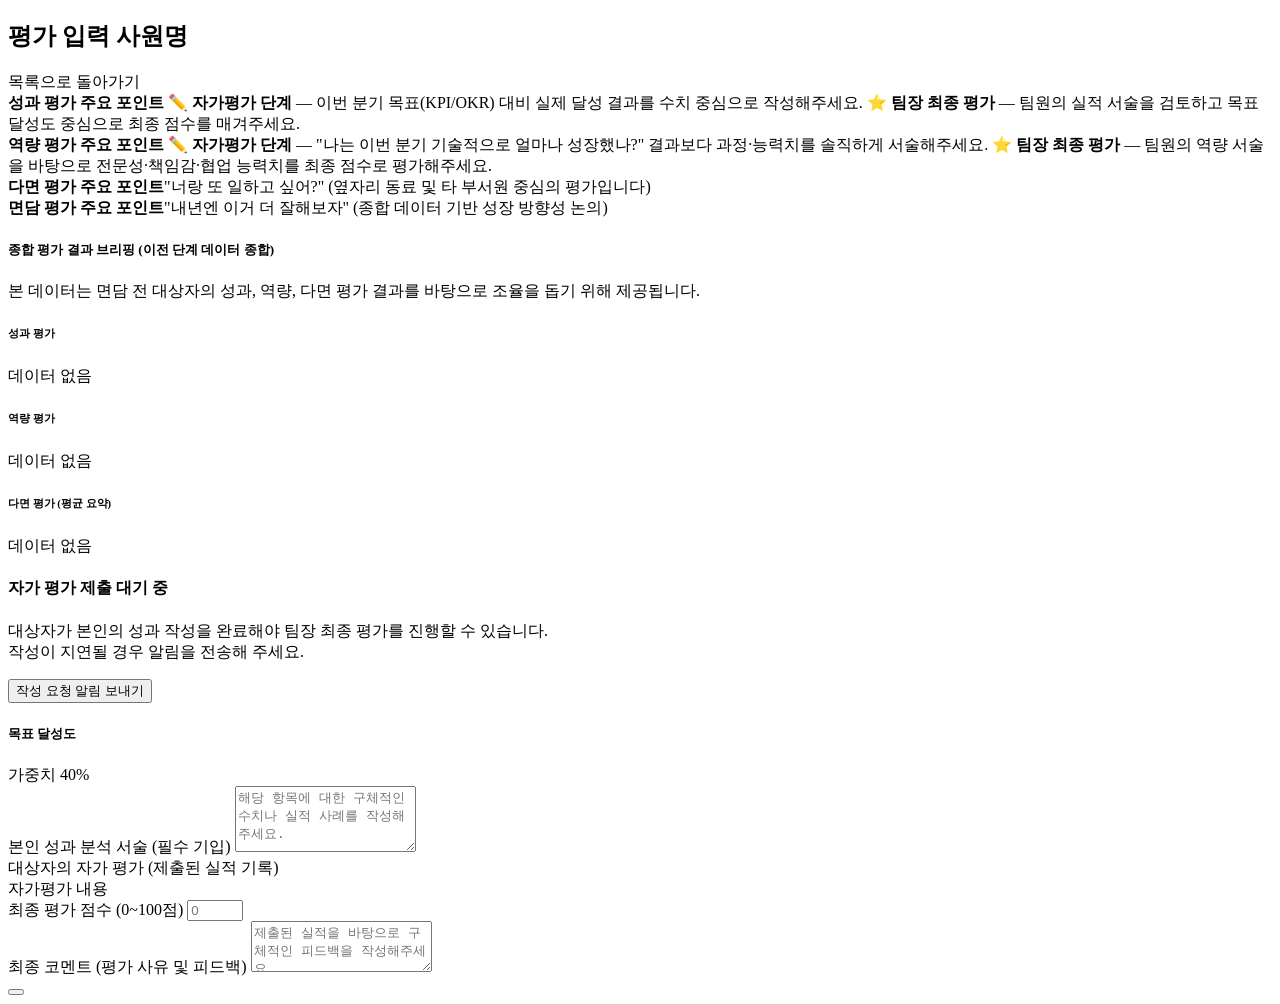
<file: src/main/resources/templates/evaluation/form.html>
<!DOCTYPE html>
<html lang="ko" xmlns:th="http://www.thymeleaf.org">
<head>
    <th:block th:replace="~{layout/base :: head('평가 입력 - 사원 평가 시스템')}"></th:block>
</head>
<body class="bg-light">
    
    <div class="d-flex wrapper">
        <th:block th:replace="~{fragments/sidebar :: sidebar}"></th:block>

        <div class="main-content flex-grow-1">
            <th:block th:replace="~{fragments/header :: header}"></th:block>
            
            <main class="content-area p-4">
                <div class="d-flex justify-content-between align-items-center mb-0">
                    <h2 class="fw-bold mb-0">평가 입력 <span class="badge bg-primary fs-6 ms-2" th:text="${mapping.evaluateeName}">사원명</span></h2>
                    <a th:href="@{/evaluation/{type}(type=${evalTypeLower})}" class="btn btn-outline-secondary rounded-pill px-4"><i class="bi bi-arrow-left"></i> 목록으로 돌아가기</a>
                </div>

                <div class="alert alert-primary border-0 shadow-sm rounded-4 mt-4 mb-4 d-flex align-items-center" th:if="${evalTypeLower == 'performance'}">
                    <i class="bi bi-bar-chart-fill fs-3 me-3"></i>
                    <div>
                        <strong class="d-block">성과 평가 주요 포인트</strong>
                        <span th:if="${isSelf}">✏️ <strong>자가평가 단계</strong> — 이번 분기 목표(KPI/OKR) 대비 실제 달성 결과를 수치 중심으로 작성해주세요.</span>
                        <span th:unless="${isSelf}">⭐ <strong>팀장 최종 평가</strong> — 팀원의 실적 서술을 검토하고 목표 달성도 중심으로 최종 점수를 매겨주세요.</span>
                    </div>
                </div>
                <div class="alert alert-warning border-0 shadow-sm rounded-4 mt-4 mb-4 d-flex align-items-center" th:if="${evalTypeLower == 'competency'}">
                    <i class="bi bi-person-badge-fill fs-3 me-3"></i>
                    <div>
                        <strong class="d-block">역량 평가 주요 포인트</strong>
                        <span th:if="${isSelf}">✏️ <strong>자가평가 단계</strong> — "나는 이번 분기 기술적으로 얼마나 성장했나?" 결과보다 과정·능력치를 솔직하게 서술해주세요.</span>
                        <span th:unless="${isSelf}">⭐ <strong>팀장 최종 평가</strong> — 팀원의 역량 서술을 바탕으로 전문성·책임감·협업 능력치를 최종 점수로 평가해주세요.</span>
                    </div>
                </div>
                <div class="alert alert-info border-0 shadow-sm rounded-4 mt-4 mb-4 d-flex align-items-center" th:if="${evalTypeLower == 'peer'}">
                    <i class="bi bi-people-fill fs-3 me-3"></i>
                    <div><strong class="d-block">다면 평가 주요 포인트</strong>"너랑 또 일하고 싶어?" (옆자리 동료 및 타 부서원 중심의 평가입니다)</div>
                </div>
                <div class="alert alert-success border-0 shadow-sm rounded-4 mt-4 mb-4 d-flex align-items-center" th:if="${evalTypeLower == 'interview'}">
                    <i class="bi bi-person-lines-fill fs-3 me-3"></i>
                    <div><strong class="d-block">면담 평가 주요 포인트</strong>"내년엔 이거 더 잘해보자" (종합 데이터 기반 성장 방향성 논의)</div>
                </div>

                <!-- 면담 전 참고 자료 (성과, 역량, 다면 평가 요약) -->
                <div th:if="${evalTypeLower == 'interview' and historyData != null and not #maps.isEmpty(historyData)}" class="card shadow-sm border-0 border-top border-4 border-success mt-4 mb-4 p-4 text-dark bg-white">
                    <h5 class="fw-bold mb-4"><i class="bi bi-journal-text text-success me-2"></i>종합 평가 결과 브리핑 (이전 단계 데이터 종합)</h5>
                    <p class="text-muted small mb-4">본 데이터는 면담 전 대상자의 성과, 역량, 다면 평가 결과를 바탕으로 조율을 돕기 위해 제공됩니다.</p>
                    
                    <div class="row g-4">
                        <!-- 성과 평가 내역 -->
                        <div class="col-md-4">
                            <div class="card bg-light border-0 h-100 p-3 shadow-none">
                                <h6 class="fw-bold mb-3 text-primary"><i class="bi bi-bar-chart-fill me-2"></i>성과 평가</h6>
                                <div th:if="${historyData['PERFORMANCE'] != null}">
                                    <div th:each="score : ${historyData['PERFORMANCE']}" class="mb-3 border-bottom pb-2">
                                        <div class="d-flex justify-content-between small mb-1">
                                            <span th:text="${score.elementName}" class="fw-semibold"></span>
                                            <strong th:text="${score.score != null ? score.score + '점' : '미평가'}" class="text-primary"></strong>
                                        </div>
                                        <div class="small text-muted text-truncate" th:text="${score.comment}" title="코멘트"></div>
                                    </div>
                                </div>
                                <div th:unless="${historyData['PERFORMANCE'] != null}" class="text-muted small">데이터 없음</div>
                            </div>
                        </div>
                        
                        <!-- 역량 평가 내역 -->
                        <div class="col-md-4">
                            <div class="card bg-light border-0 h-100 p-3 shadow-none">
                                <h6 class="fw-bold mb-3 text-warning"><i class="bi bi-person-badge-fill me-2"></i>역량 평가</h6>
                                <div th:if="${historyData['COMPETENCY'] != null}">
                                    <div th:each="score : ${historyData['COMPETENCY']}" class="mb-3 border-bottom pb-2">
                                        <div class="d-flex justify-content-between small mb-1">
                                            <span th:text="${score.elementName}" class="fw-semibold"></span>
                                            <strong th:text="${score.score != null ? score.score + '점' : '미평가'}" class="text-warning"></strong>
                                        </div>
                                        <div class="small text-muted text-truncate" th:text="${score.comment}" title="코멘트"></div>
                                    </div>
                                </div>
                                <div th:unless="${historyData['COMPETENCY'] != null}" class="text-muted small">데이터 없음</div>
                            </div>
                        </div>
                        
                        <!-- 다면 평가 내역 -->
                        <div class="col-md-4">
                            <div class="card bg-light border-0 h-100 p-3 shadow-none">
                                <h6 class="fw-bold mb-3 text-info"><i class="bi bi-people-fill me-2"></i>다면 평가 (평균 요약)</h6>
                                <div th:if="${historyData['PEER'] != null}">
                                    <div th:each="score : ${historyData['PEER']}" class="mb-3 border-bottom pb-2">
                                        <div class="d-flex justify-content-between small mb-1">
                                            <span th:text="${score.elementName}" class="fw-semibold"></span>
                                            <!-- Дам 평가 점수는 여러 개일 수 있으나 일단 나열됨 -->
                                            <strong th:text="${score.score != null ? score.score + '점' : '미평가'}" class="text-info"></strong>
                                        </div>
                                        <div class="small text-muted text-truncate" th:text="${score.comment}" title="코멘트"></div>
                                    </div>
                                </div>
                                <div th:unless="${historyData['PEER'] != null}" class="text-muted small">데이터 없음</div>
                            </div>
                        </div>
                    </div>
                </div>

                <!-- 자가 평가 대기중 잠금 화면 -->
                <div th:if="${isLocked}" class="card shadow-sm border-0 border-top border-4 border-warning mt-4 p-5 text-center">
                    <i class="bi bi-clock-history text-warning" style="font-size: 4rem;"></i>
                    <h4 class="fw-bold mt-4">자가 평가 제출 대기 중</h4>
                    <p class="text-muted mt-2">대상자가 본인의 성과 작성을 완료해야 팀장 최종 평가를 진행할 수 있습니다.<br>작성이 지연될 경우 알림을 전송해 주세요.</p>
                    <div class="mt-4">
                        <button class="btn btn-warning px-4 rounded-pill fw-bold" onclick="alert('대상자에게 작성 요청 알림을 발송했습니다!');"><i class="bi bi-bell-fill me-2"></i>작성 요청 알림 보내기</button>
                    </div>
                </div>

                <!-- 평가 입력 폼 (Locked가 아닐 때만 표시) -->
                <form th:unless="${isLocked}" th:action="@{/evaluation/submit}" method="post" th:object="${formDto}" class="mt-4">
                    <input type="hidden" th:field="*{mappingId}" />
                    <input type="hidden" name="evalTypeLower" th:value="${evalTypeLower}" />
                    
                    <div class="row g-4">
                        <div class="col-12" th:each="score, stat : *{scores}">
                            <div class="card shadow-sm border-0 h-100 border-start border-4 border-primary p-4 hover-lift">
                                <input type="hidden" th:field="*{scores[__${stat.index}__].elementId}" />
                                
                                <div class="d-flex justify-content-between align-items-center border-bottom pb-3 mb-3">
                                    <h5 class="fw-bold mb-0 text-dark"><i class="bi bi-check2-square text-primary me-2"></i><span th:text="${score.elementName}">목표 달성도</span></h5>
                                    <span class="badge bg-light text-dark border"><i class="bi bi-diagram-2 me-1"></i>가중치 <span th:text="${score.elementWeight}">40</span>%</span>
                                </div>
                                
                                <div class="row">
                                    <!-- 본인 자가평가일 때 점수 숨김 / 코멘트 라벨 변경 -->
                                    <div class="col-12" th:if="${isSelf}">
                                        <input type="hidden" th:field="*{scores[__${stat.index}__].score}" value="0">
                                        <label class="form-label text-primary fw-bold"><i class="bi bi-pencil-fill me-1"></i>본인 성과 분석 서술 (필수 기입)</label>
                                        <textarea th:field="*{scores[__${stat.index}__].comment}" class="form-control bg-light" rows="4" placeholder="해당 항목에 대한 구체적인 수치나 실적 사례를 작성해주세요." required></textarea>
                                    </div>
                                    
                                    <!-- 팀장 모드일 때 -->
                                    <th:block th:unless="${isSelf}">
                                        <!-- 팀원의 자가평가 내역이 있으면 표시 -->
                                        <div class="col-12 mb-3" th:if="${score.selfComment != null}">
                                            <label class="form-label text-primary fw-bold"><i class="bi bi-person-check-fill me-1"></i>대상자의 자가 평가 (제출된 실적 기록)</label>
                                            <div class="p-3 bg-light rounded-3 border text-dark" style="white-space: pre-wrap;" th:text="${score.selfComment}">자가평가 내용</div>
                                        </div>
                                        
                                        <div class="col-md-3">
                                            <label class="form-label text-muted fw-semibold">최종 평가 점수 (0~100점)</label>
                                            <input type="number" th:field="*{scores[__${stat.index}__].score}" class="form-control form-control-lg fw-bold text-center text-primary" min="0" max="100" required placeholder="0">
                                        </div>
                                        <div class="col-md-9">
                                            <label class="form-label text-muted fw-semibold">최종 코멘트 (평가 사유 및 피드백)</label>
                                            <textarea th:field="*{scores[__${stat.index}__].comment}" class="form-control" rows="3" placeholder="제출된 실적을 바탕으로 구체적인 피드백을 작성해주세요."></textarea>
                                        </div>
                                    </th:block>
                                </div>
                            </div>
                        </div>
                    </div>

                    <div class="card p-4 mt-4 shadow-sm border-0 bg-white text-end">
                        <div>
                            <button type="submit" class="btn btn-lg rounded-pill px-5 shadow-sm fw-bold" th:classappend="${isSelf} ? 'btn-success' : 'btn-primary'">
                                <i class="bi" th:classappend="${isSelf} ? 'bi-check-circle me-2' : 'bi-save me-2'"></i>
                                <span th:text="${isSelf} ? '자가 평가 제출하기' : '최종 평가 제출'"></span>
                            </button>
                        </div>
                    </div>
                </form>
            </main>
        </div>
    </div>

    <th:block th:replace="~{layout/base :: scripts}"></th:block>
</body>
</html>
</file>
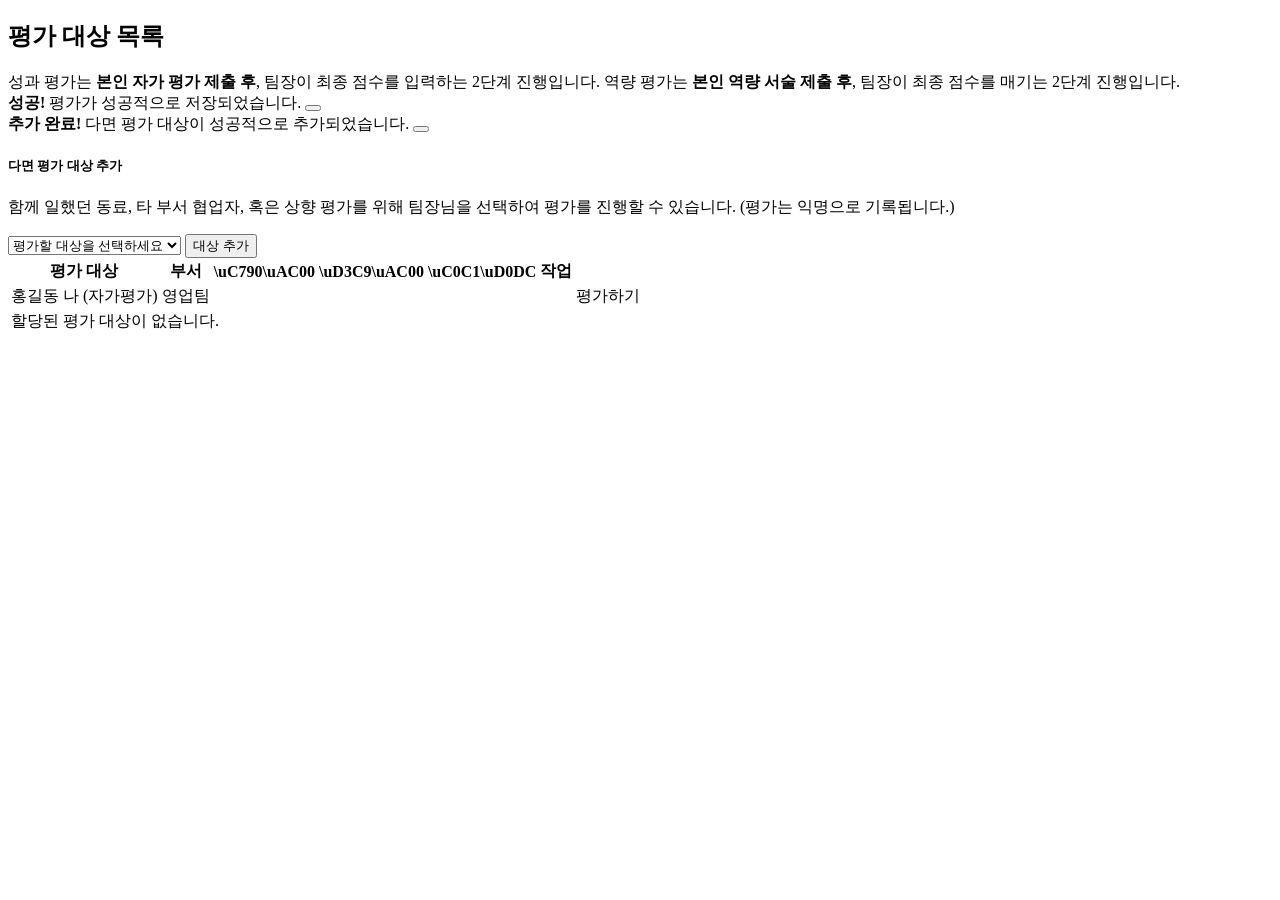
<file: src/main/resources/templates/evaluation/list.html>
<!DOCTYPE html>
<html lang="ko" xmlns:th="http://www.thymeleaf.org">
<head>
    <th:block th:replace="~{layout/base :: head(${pageTitle} + ' 대상 목록 - 사원 평가 시스템')}"></th:block>
</head>
<body class="bg-light">
    
    <div class="d-flex wrapper">
        <th:block th:replace="~{fragments/sidebar :: sidebar}"></th:block>

        <div class="main-content flex-grow-1">
            <th:block th:replace="~{fragments/header :: header}"></th:block>
            
            <main class="content-area p-4">
                <div class="d-flex justify-content-between align-items-center mb-4">
                    <h2 class="fw-bold mb-0" th:text="${pageTitle} + ' 대상 목록'">평가 대상 목록</h2>
                    <!-- 성과/역량 평가: 자가 평가 안내 배너 -->
                    <div th:if="${evalType == 'PERFORMANCE' or evalType == 'COMPETENCY'}" class="alert alert-info border-0 shadow-sm d-flex align-items-center gap-3 py-2 px-4 rounded-pill mb-0">
                        <i class="bi bi-info-circle-fill"></i>
                        <span>
                            <span th:if="${evalType == 'PERFORMANCE'}">성과 평가는 <strong>본인 자가 평가 제출 후</strong>, 팀장이 최종 점수를 입력하는 2단계 진행입니다.</span>
                            <span th:if="${evalType == 'COMPETENCY'}">역량 평가는 <strong>본인 역량 서술 제출 후</strong>, 팀장이 최종 점수를 매기는 2단계 진행입니다.</span>
                        </span>
                    </div>
                </div>

                <div th:if="${param.success}" class="alert alert-success alert-dismissible fade show shadow-sm" role="alert">
                    <strong>성공!</strong> 평가가 성공적으로 저장되었습니다.
                    <button type="button" class="btn-close" data-bs-dismiss="alert" aria-label="Close"></button>
                </div>

                <div th:if="${param.success_add}" class="alert alert-success alert-dismissible fade show shadow-sm" role="alert">
                    <strong>추가 완료!</strong> 다면 평가 대상이 성공적으로 추가되었습니다.
                    <button type="button" class="btn-close" data-bs-dismiss="alert" aria-label="Close"></button>
                </div>

                <!-- Add Peer Evaluation Card -->
                <div th:if="${evalType == 'PEER'}" class="card p-4 shadow-sm border-0 bg-white mb-4">
                    <h5 class="fw-bold mb-3"><i class="bi bi-person-plus-fill text-primary"></i> 다면 평가 대상 추가</h5>
                    <p class="text-muted mb-3">함께 일했던 동료, 타 부서 협업자, 혹은 상향 평가를 위해 팀장님을 선택하여 평가를 진행할 수 있습니다. (평가는 익명으로 기록됩니다.)</p>
                    <form th:action="@{/evaluation/peer/add}" method="post" class="d-flex gap-3 align-items-center">
                        <select name="evaluateeId" class="form-select flex-grow-1" required>
                            <option value="">평가할 대상을 선택하세요</option>
                            <option th:each="emp : ${peerCandidates}" th:value="${emp.id}" th:text="|${emp.name} (${emp.departmentName != null ? emp.departmentName : '소속 미지정'} - ${emp.position})|"></option>
                        </select>
                        <button type="submit" class="btn btn-primary px-4 shadow-sm"><i class="bi bi-plus-lg"></i> 대상 추가</button>
                    </form>
                </div>

                <div class="card p-0 shadow-sm border-0 bg-white">
                    <div class="table-responsive">
                        <table class="table table-hover align-middle mb-0">
                            <thead class="table-light">
                                <tr>
                                    <th class="ps-4">평가 대상</th>
                                    <th>부서</th>
                                    <th th:if="${evalType == 'PERFORMANCE'} or ${evalType == 'COMPETENCY'}">\uC790\uAC00 \uD3C9\uAC00 \uC0C1\uD0DC</th>
                                    <th class="text-end pe-4">작업</th>
                                </tr>
                            </thead>
                            <tbody>
                                <tr th:each="task : ${tasks}">
                                    <td class="ps-4 fw-bold text-dark">
                                        <span th:text="${task.evaluateeName}">홍길동</span>
                                        <span th:if="${task.evaluateeId == task.evaluatorId}" class="badge bg-success ms-2">나 (자가평가)</span>
                                    </td>
                                    <td><span class="badge bg-secondary" th:text="${task.evaluateeDeptName}">영업팀</span></td>
                                    <td th:if="(${evalType == 'PERFORMANCE'} or ${evalType == 'COMPETENCY'}) and ${task.selfEvalStatus != null}">
                                        <span class="badge" th:classappend="${task.selfEvalStatus == 'DONE'} ? 'bg-success' : 'bg-warning text-dark'">
                                            <span th:text="${task.selfEvalStatus == 'DONE'} ? '✔ 자가평가 완료' : '⏳ 자가평가 대기'"></span>
                                        </span>
                                    </td>
                                    <td th:if="(${evalType == 'PERFORMANCE'} or ${evalType == 'COMPETENCY'}) and ${task.selfEvalStatus == null}"></td>
                                    <td class="text-end pe-4">
                                        <a th:href="@{/evaluation/{type}/{id}(type=${evalTypeLower}, id=${task.id})}" class="btn btn-sm btn-primary rounded-pill px-4 shadow-sm">
                                            <i class="bi bi-pencil-square me-1"></i>
                                            <span th:text="${task.evaluateeId == task.evaluatorId} ? '자가평가 작성' : '평가하기'">평가하기</span>
                                        </a>
                                    </td>
                                </tr>
                                <tr th:if="${#lists.isEmpty(tasks)}">
                                    <td colspan="4" class="text-center text-muted py-5">
                                        <i class="bi bi-check-circle fs-1 text-light mb-3 d-block"></i>
                                        할당된 평가 대상이 없습니다.
                                    </td>
                                </tr>
                            </tbody>
                        </table>
                    </div>
                </div>
            </main>
        </div>
    </div>

    <th:block th:replace="~{layout/base :: scripts}"></th:block>
</body>
</html>
</file>
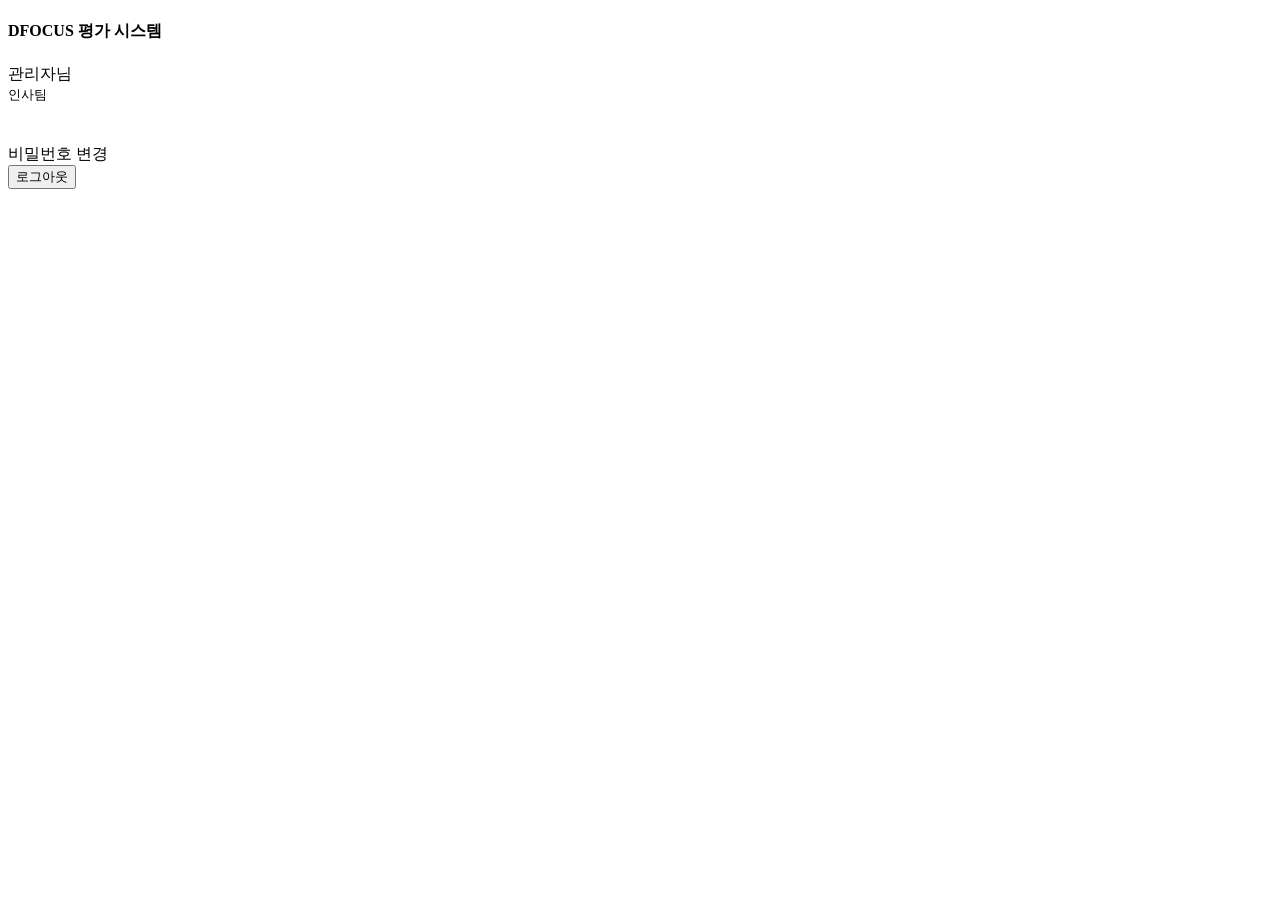
<file: src/main/resources/templates/fragments/header.html>
<!DOCTYPE html>
<html xmlns:th="http://www.thymeleaf.org">
<head></head>
<body>
    <header th:fragment="header" class="glass-header d-flex justify-content-between align-items-center px-4 py-3 shadow-sm rounded-bottom-4 mb-4 mx-4 mt-2">
        <h4 class="mb-0 fw-semibold text-primary">DFOCUS 평가 시스템</h4>
        <div class="user-profile d-flex align-items-center gap-3">
            <div class="text-end" th:if="${#authorization.expression('isAuthenticated()')}">
                <div class="fw-bold fs-6" th:text="${#authentication.principal.employee.name} + '님'">관리자님</div>
                <small class="text-muted" th:text="${#authentication.principal.employee.departmentName}">인사팀</small>
            </div>
            <div class="avatar bg-primary text-white rounded-circle d-flex align-items-center justify-content-center" style="width: 40px; height: 40px;">
                <i class="bi bi-person-fill"></i>
            </div>
            <div class="d-flex align-items-center gap-2">
                <a th:href="@{/profile/password}" class="btn btn-outline-secondary btn-sm rounded-pill px-3" title="비밀번호 변경"><i class="bi bi-key"></i> 비밀번호 변경</a>
                <form th:action="@{/logout}" method="post" class="m-0">
                    <input type="hidden" th:name="${_csrf.parameterName}" th:value="${_csrf.token}"/>
                    <button type="submit" class="btn btn-outline-danger btn-sm rounded-pill px-3"><i class="bi bi-box-arrow-right"></i> 로그아웃</button>
                </form>
            </div>
        </div>
    </header>
</body>
</html>
</file>
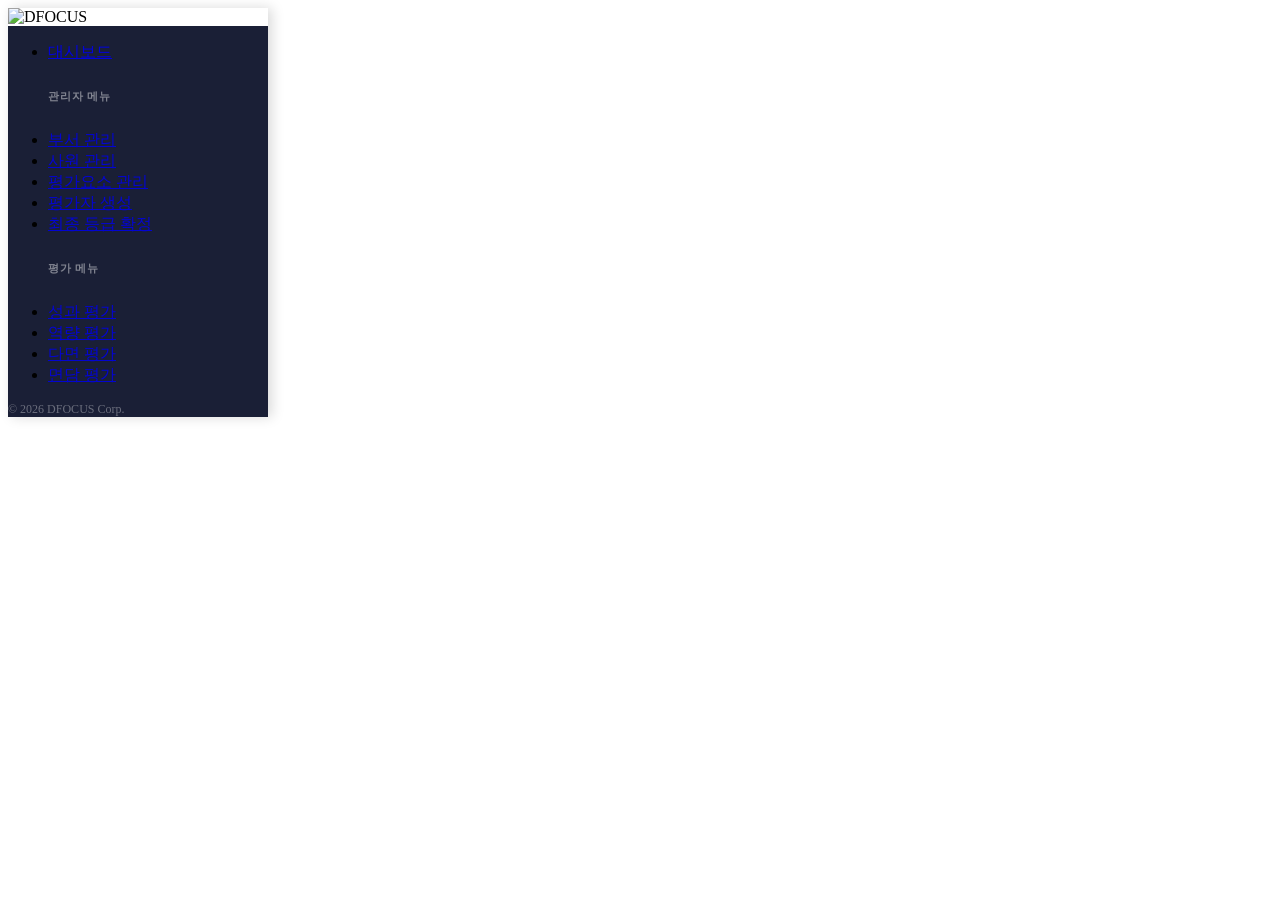
<file: src/main/resources/templates/fragments/sidebar.html>
<!DOCTYPE html>
<html xmlns:th="http://www.thymeleaf.org">
<head></head>
<body>
    <aside th:fragment="sidebar" class="sidebar vh-100 d-flex flex-column py-4 px-3" style="width: 260px; position: sticky; top: 0; background-color: #1a1f36; box-shadow: 4px 0 12px rgba(0,0,0,0.15);">
        <div class="brand d-flex align-items-center justify-content-center mb-5 px-2 py-2 rounded-3" style="background-color: #ffffff;">
            <img th:src="@{/images/dfocus-logo.png}" alt="DFOCUS" style="height: 34px; object-fit: contain;">
        </div>
        
        <ul class="nav flex-column gap-2 mb-auto">
            <li class="nav-item">
                <a href="/" class="nav-link text-white fw-medium rounded-3 px-3 py-2 d-flex align-items-center gap-3" style="opacity:0.9;">
                    <i class="bi bi-grid-1x2-fill"></i> 대시보드
                </a>
            </li>
            
            <th:block th:if="${#authorization.expression('hasRole(''ADMIN'')')}">
                <h6 class="sidebar-heading d-flex justify-content-between align-items-center px-3 mt-4 mb-2 text-uppercase fw-bold" style="font-size: 0.7rem; color: rgba(255,255,255,0.45); letter-spacing: 0.08em;">
                    <span>관리자 메뉴</span>
                </h6>
                <li class="nav-item">
                    <a href="/admin/departments" class="nav-link text-white rounded-3 px-3 py-2 d-flex align-items-center gap-3" style="opacity:0.85;">
                        <i class="bi bi-diagram-3"></i> 부서 관리
                    </a>
                </li>
                <li class="nav-item">
                    <a href="/admin/employees" class="nav-link text-white rounded-3 px-3 py-2 d-flex align-items-center gap-3" style="opacity:0.85;">
                        <i class="bi bi-people"></i> 사원 관리
                    </a>
                </li>
                <li class="nav-item">
                    <a href="/admin/elements" class="nav-link text-white rounded-3 px-3 py-2 d-flex align-items-center gap-3" style="opacity:0.85;">
                        <i class="bi bi-list-check"></i> 평가요소 관리
                    </a>
                </li>
                <li class="nav-item">
                    <a href="/admin/evaluators" class="nav-link text-white rounded-3 px-3 py-2 d-flex align-items-center gap-3" style="opacity:0.85;">
                        <i class="bi bi-person-lines-fill"></i> 평가자 생성
                    </a>
                </li>
                <li class="nav-item mt-2">
                    <a href="/admin/grades" class="nav-link text-white rounded-3 px-3 py-2 d-flex align-items-center gap-3" style="opacity:0.85;">
                        <i class="bi bi-award"></i> 최종 등급 확정
                    </a>
                </li>
            </th:block>

            <h6 class="sidebar-heading d-flex justify-content-between align-items-center px-3 mt-4 mb-2 text-uppercase fw-bold" style="font-size: 0.7rem; color: rgba(255,255,255,0.45); letter-spacing: 0.08em;">
                <span>평가 메뉴</span>
            </h6>
            <li class="nav-item">
                <a href="/evaluation/performance" class="nav-link text-white rounded-3 px-3 py-2 d-flex align-items-center gap-3" style="opacity:0.85;">
                    <i class="bi bi-graph-up-arrow"></i> 성과 평가
                </a>
            </li>
            <li class="nav-item">
                <a href="/evaluation/competency" class="nav-link text-white rounded-3 px-3 py-2 d-flex align-items-center gap-3" style="opacity:0.85;">
                    <i class="bi bi-star"></i> 역량 평가
                </a>
            </li>
            <li class="nav-item">
                <a href="/evaluation/peer" class="nav-link text-white rounded-3 px-3 py-2 d-flex align-items-center gap-3" style="opacity:0.85;">
                    <i class="bi bi-people-fill"></i> 다면 평가
                </a>
            </li>
            <li class="nav-item">
                <a href="/evaluation/interview" class="nav-link text-white rounded-3 px-3 py-2 d-flex align-items-center gap-3" style="opacity:0.85;">
                    <i class="bi bi-chat-dots"></i> 면담 평가
                </a>
            </li>
        </ul>
        
        <div class="mt-auto px-3 text-center" style="font-size: 0.75rem; color: rgba(255,255,255,0.35);">
            &copy; 2026 DFOCUS Corp.
        </div>
    </aside>
</body>
</html>
</file>
